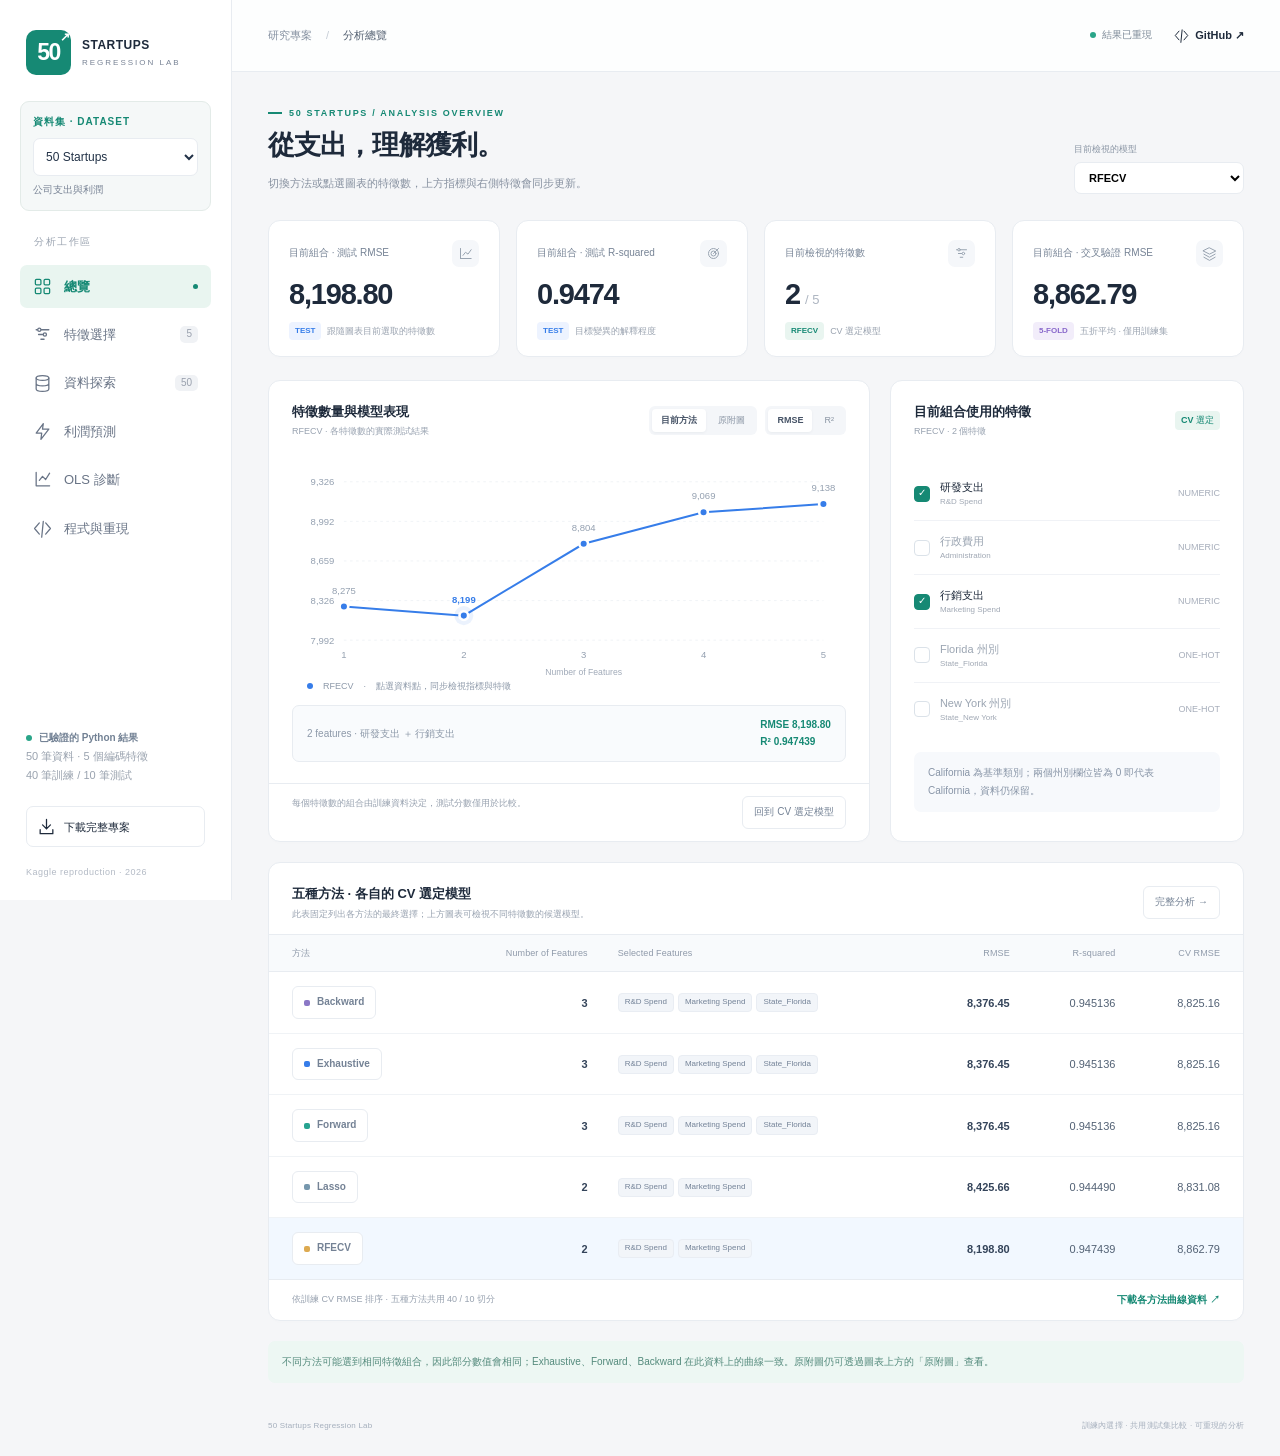
<file: index.html>
<!doctype html>
<html lang="zh-Hant">
<head>
  <meta charset="utf-8"><meta name="viewport" content="width=device-width, initial-scale=1">
  <meta name="description" content="切換 50 Startups、Life Expectancy 與 Boston Housing，探索資料、比較特徵選擇方法並互動預測。">
  <meta name="theme-color" content="#f5f6f8"><title>50 Startups · 迴歸分析實驗室</title>
  <link rel="stylesheet" href="styles.css?v=boston-v1">
  <script src="data.js" defer></script><script src="life-data.js" defer></script><script src="life-app.js" defer></script><script src="boston-data.js" defer></script><script src="boston-app.js" defer></script><script src="app.js?v=boston-v1" defer></script>
</head>
<body>
  <aside class="sidebar">
    <a class="brand" href="#overview"><span class="brand-mark">50<span>↗</span></span><span>STARTUPS<span class="brand-sub">REGRESSION LAB</span></span></a>
    <div class="dataset-switcher"><label for="dataset-select">資料集 · DATASET</label><select id="dataset-select"><option value="startups">50 Startups</option><option value="life">Life Expectancy（WHO）</option><option value="boston">Boston Housing</option></select><small id="dataset-description">公司支出與利潤</small></div><div class="sidebar-label">分析工作區</div>
    <nav aria-label="主導覽">
      <a href="#overview" data-page="overview"><i data-icon="overview"></i>總覽<span class="nav-dot"></span></a>
      <a href="#selection" data-page="selection"><i data-icon="selection"></i><span id="nav-selection-label">特徵選擇</span><span class="nav-count">5</span></a>
      <a href="#dataset" data-page="dataset"><i data-icon="dataset"></i>資料探索<span class="nav-count">50</span></a>
      <a href="#prediction" data-page="prediction"><i data-icon="prediction"></i><span id="nav-prediction-label">利潤預測</span></a>
      <a href="#diagnostics" data-page="diagnostics"><i data-icon="diagnostics"></i>OLS 診斷</a>
      <a href="#source" data-page="source"><i data-icon="source"></i>程式與重現</a>
    </nav>
    <div class="sidebar-bottom"><div class="data-status"><span></span>已驗證的 Python 結果</div><p>50 筆資料 · 5 個編碼特徵<br>40 筆訓練 / 10 筆測試</p><a href="assets/50_startups_project.zip" download class="download-project"><i data-icon="download"></i>下載完整專案</a><div class="sidebar-foot">Kaggle reproduction · 2026</div></div>
  </aside>
  <div class="workspace">
    <header class="topbar"><span class="breadcrumb">研究專案 <span>/</span> <b id="breadcrumb-title">分析總覽</b></span><div class="topbar-right"><span class="top-status"><span></span>結果已重現</span><a class="github-link" href="https://github.com/helen861230-ux/1012-top50-startup-pages" target="_blank" rel="noopener"><i data-icon="source"></i>GitHub ↗</a></div></header>
    <main id="app" tabindex="-1"></main>
    <footer class="footer"><span>50 Startups Regression Lab</span><span>訓練內選擇 · 共用測試集比較 · 可重現的分析</span></footer>
  </div>
  <div id="toast" class="toast" role="status" aria-live="polite"></div>
  <noscript><p>此分析網頁需要啟用 JavaScript。您也可以下載完整 Python 專案執行。</p></noscript>
</body>
</html>
</file>
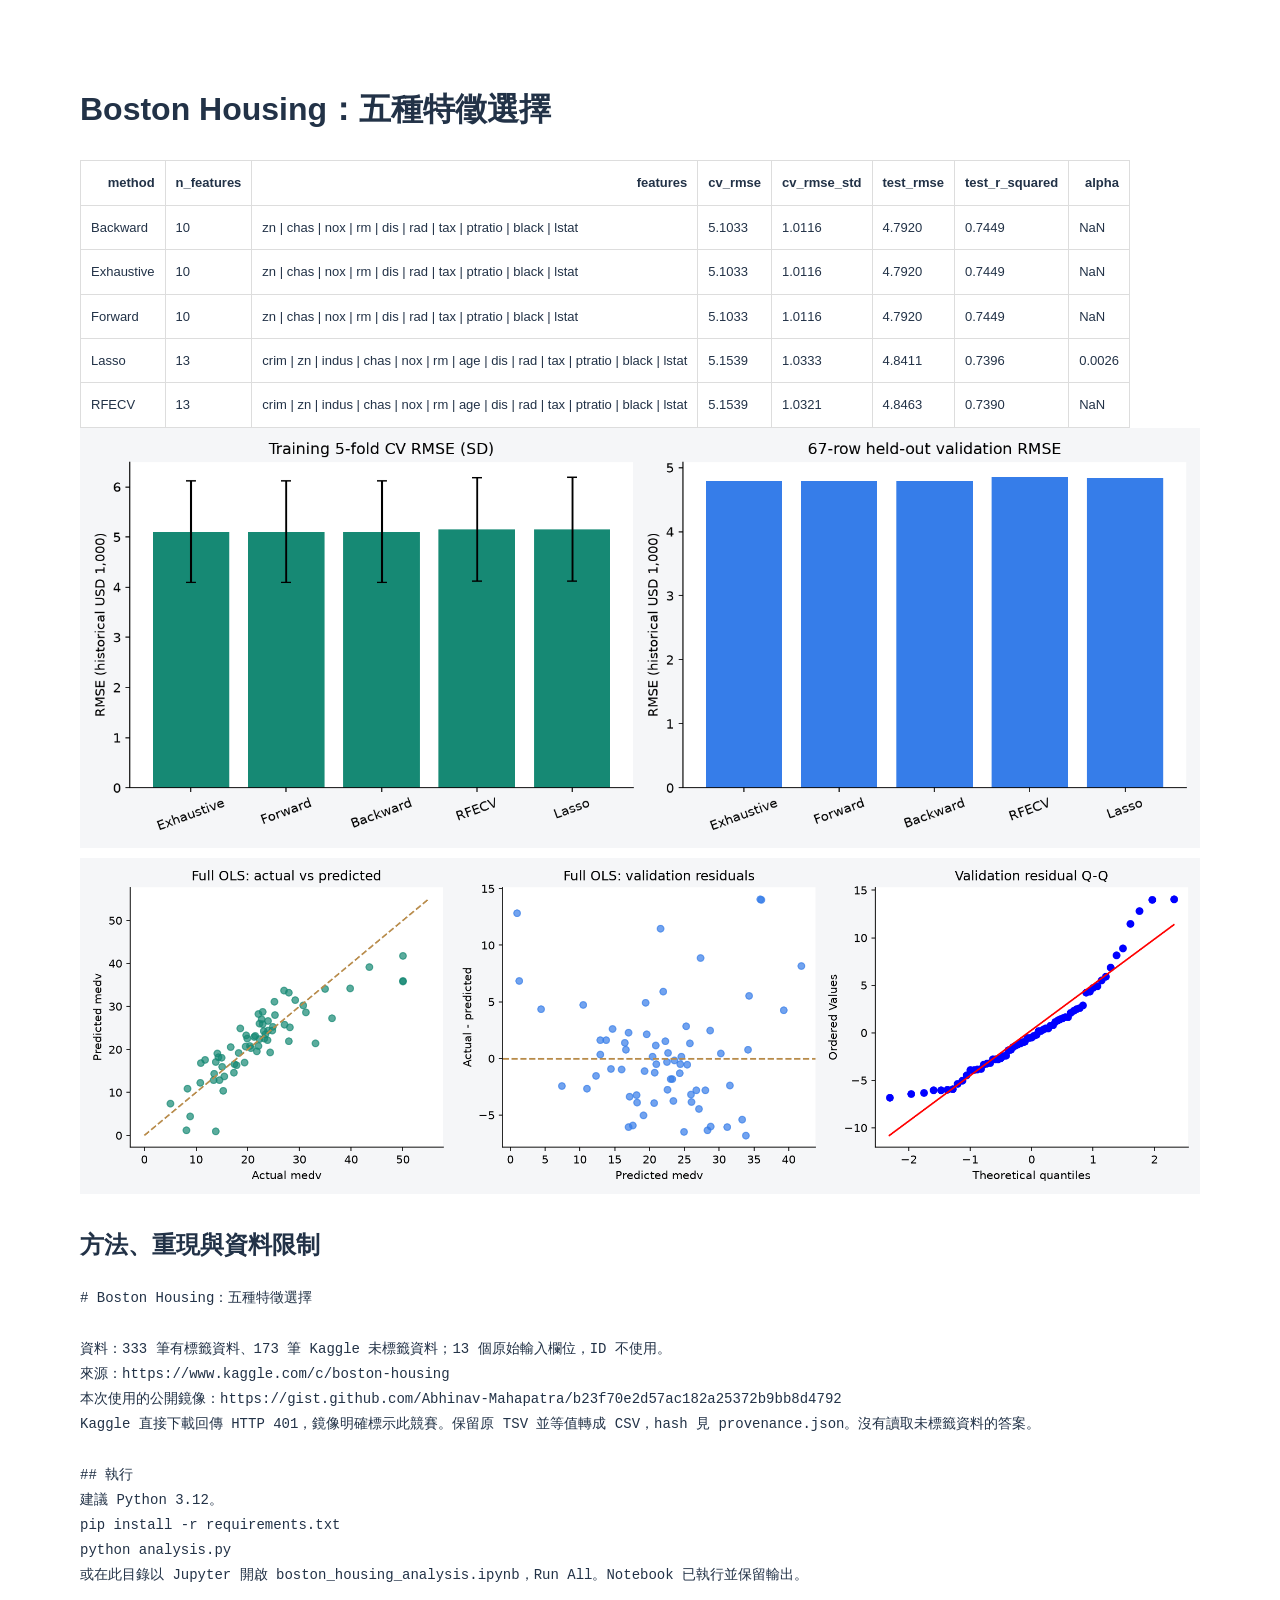
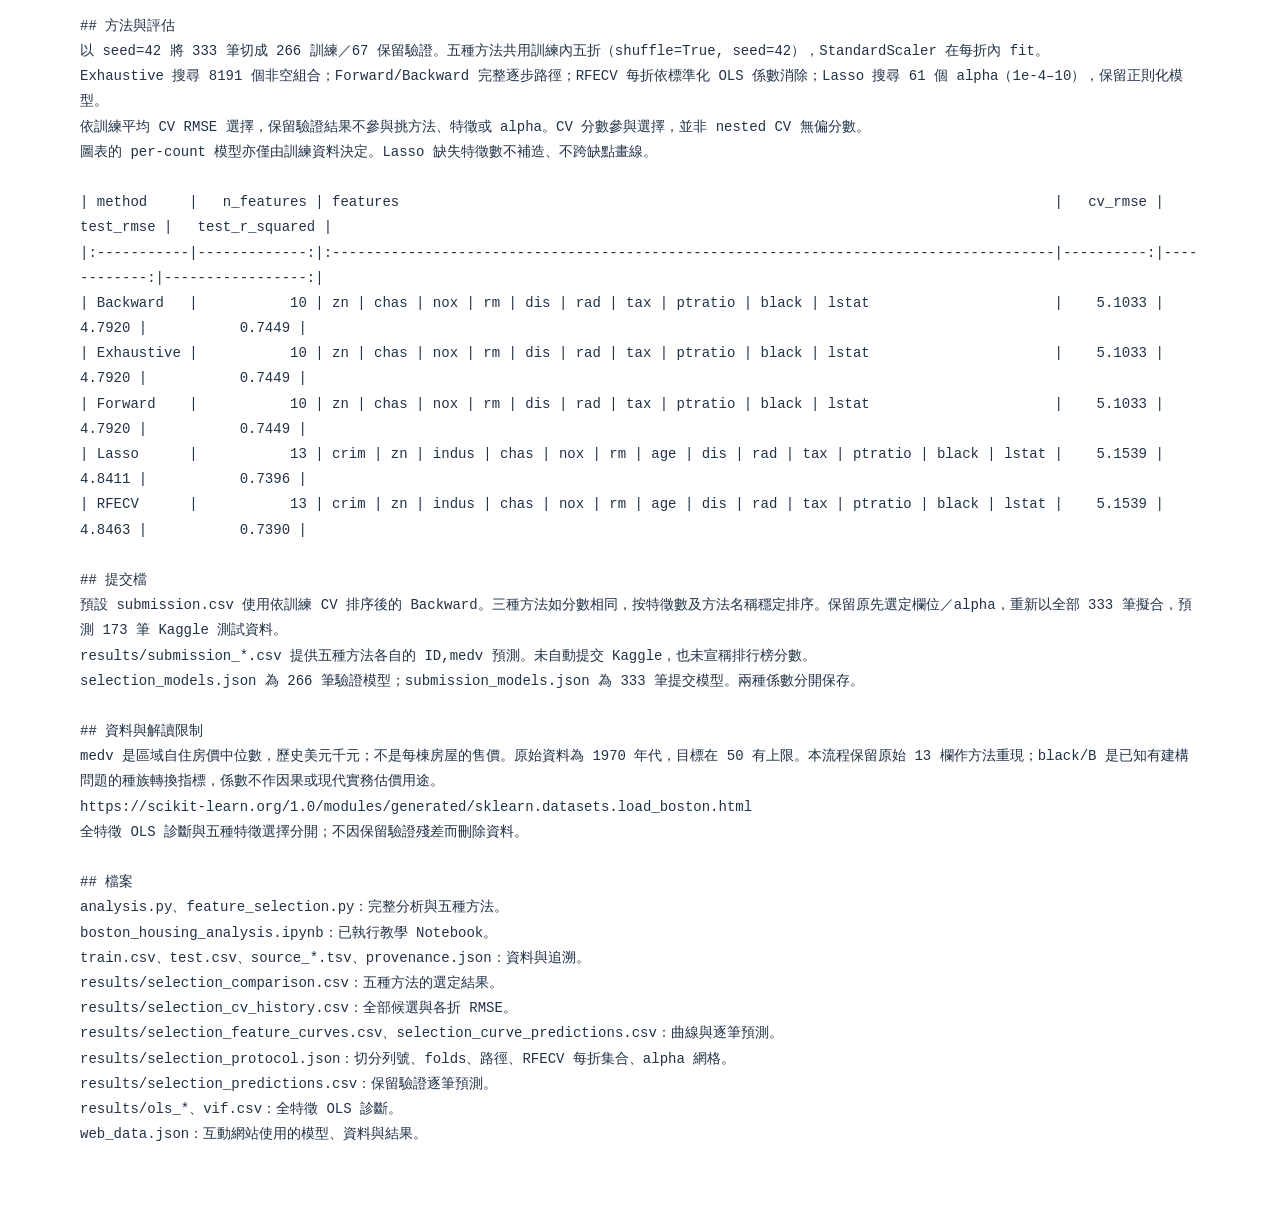
<file: assets/boston/analysis_report.html>
<!doctype html><html lang="zh-Hant"><meta charset="utf-8"><title>Boston Housing 分析</title><style>body{font:16px/1.8 -apple-system,sans-serif;max-width:1120px;margin:40px auto;padding:20px;color:#223247}pre{white-space:pre-wrap;overflow-wrap:anywhere;font:14px/1.8 monospace}table{border-collapse:collapse;font-size:13px}td,th{padding:10px;border:1px solid #ddd}</style><h1>Boston Housing：五種特徵選擇</h1><table border="1" class="dataframe">
  <thead>
    <tr style="text-align: right;">
      <th>method</th>
      <th>n_features</th>
      <th>features</th>
      <th>cv_rmse</th>
      <th>cv_rmse_std</th>
      <th>test_rmse</th>
      <th>test_r_squared</th>
      <th>alpha</th>
    </tr>
  </thead>
  <tbody>
    <tr>
      <td>Backward</td>
      <td>10</td>
      <td>zn | chas | nox | rm | dis | rad | tax | ptratio | black | lstat</td>
      <td>5.1033</td>
      <td>1.0116</td>
      <td>4.7920</td>
      <td>0.7449</td>
      <td>NaN</td>
    </tr>
    <tr>
      <td>Exhaustive</td>
      <td>10</td>
      <td>zn | chas | nox | rm | dis | rad | tax | ptratio | black | lstat</td>
      <td>5.1033</td>
      <td>1.0116</td>
      <td>4.7920</td>
      <td>0.7449</td>
      <td>NaN</td>
    </tr>
    <tr>
      <td>Forward</td>
      <td>10</td>
      <td>zn | chas | nox | rm | dis | rad | tax | ptratio | black | lstat</td>
      <td>5.1033</td>
      <td>1.0116</td>
      <td>4.7920</td>
      <td>0.7449</td>
      <td>NaN</td>
    </tr>
    <tr>
      <td>Lasso</td>
      <td>13</td>
      <td>crim | zn | indus | chas | nox | rm | age | dis | rad | tax | ptratio | black | lstat</td>
      <td>5.1539</td>
      <td>1.0333</td>
      <td>4.8411</td>
      <td>0.7396</td>
      <td>0.0026</td>
    </tr>
    <tr>
      <td>RFECV</td>
      <td>13</td>
      <td>crim | zn | indus | chas | nox | rm | age | dis | rad | tax | ptratio | black | lstat</td>
      <td>5.1539</td>
      <td>1.0321</td>
      <td>4.8463</td>
      <td>0.7390</td>
      <td>NaN</td>
    </tr>
  </tbody>
</table><img style="width:100%" src="[data-uri]"><img style="width:100%" src="[data-uri]"><h2>方法、重現與資料限制</h2><pre># Boston Housing：五種特徵選擇

資料：333 筆有標籤資料、173 筆 Kaggle 未標籤資料；13 個原始輸入欄位，ID 不使用。
來源：https://www.kaggle.com/c/boston-housing
本次使用的公開鏡像：https://gist.github.com/Abhinav-Mahapatra/b23f70e2d57ac182a25372b9bb8d4792
Kaggle 直接下載回傳 HTTP 401，鏡像明確標示此競賽。保留原 TSV 並等值轉成 CSV，hash 見 provenance.json。沒有讀取未標籤資料的答案。

## 執行
建議 Python 3.12。
pip install -r requirements.txt
python analysis.py
或在此目錄以 Jupyter 開啟 boston_housing_analysis.ipynb，Run All。Notebook 已執行並保留輸出。

## 方法與評估
以 seed=42 將 333 筆切成 266 訓練／67 保留驗證。五種方法共用訓練內五折（shuffle=True, seed=42），StandardScaler 在每折內 fit。
Exhaustive 搜尋 8191 個非空組合；Forward/Backward 完整逐步路徑；RFECV 每折依標準化 OLS 係數消除；Lasso 搜尋 61 個 alpha（1e-4–10），保留正則化模型。
依訓練平均 CV RMSE 選擇，保留驗證結果不參與挑方法、特徵或 alpha。CV 分數參與選擇，並非 nested CV 無偏分數。
圖表的 per-count 模型亦僅由訓練資料決定。Lasso 缺失特徵數不補造、不跨缺點畫線。

| method     |   n_features | features                                                                              |   cv_rmse |   test_rmse |   test_r_squared |
|:-----------|-------------:|:--------------------------------------------------------------------------------------|----------:|------------:|-----------------:|
| Backward   |           10 | zn | chas | nox | rm | dis | rad | tax | ptratio | black | lstat                      |    5.1033 |      4.7920 |           0.7449 |
| Exhaustive |           10 | zn | chas | nox | rm | dis | rad | tax | ptratio | black | lstat                      |    5.1033 |      4.7920 |           0.7449 |
| Forward    |           10 | zn | chas | nox | rm | dis | rad | tax | ptratio | black | lstat                      |    5.1033 |      4.7920 |           0.7449 |
| Lasso      |           13 | crim | zn | indus | chas | nox | rm | age | dis | rad | tax | ptratio | black | lstat |    5.1539 |      4.8411 |           0.7396 |
| RFECV      |           13 | crim | zn | indus | chas | nox | rm | age | dis | rad | tax | ptratio | black | lstat |    5.1539 |      4.8463 |           0.7390 |

## 提交檔
預設 submission.csv 使用依訓練 CV 排序後的 Backward。三種方法如分數相同，按特徵數及方法名稱穩定排序。保留原先選定欄位／alpha，重新以全部 333 筆擬合，預測 173 筆 Kaggle 測試資料。
results/submission_*.csv 提供五種方法各自的 ID,medv 預測。未自動提交 Kaggle，也未宣稱排行榜分數。
selection_models.json 為 266 筆驗證模型；submission_models.json 為 333 筆提交模型。兩種係數分開保存。

## 資料與解讀限制
medv 是區域自住房價中位數，歷史美元千元；不是每棟房屋的售價。原始資料為 1970 年代，目標在 50 有上限。本流程保留原始 13 欄作方法重現；black/B 是已知有建構問題的種族轉換指標，係數不作因果或現代實務估價用途。
https://scikit-learn.org/1.0/modules/generated/sklearn.datasets.load_boston.html
全特徵 OLS 診斷與五種特徵選擇分開；不因保留驗證殘差而刪除資料。

## 檔案
analysis.py、feature_selection.py：完整分析與五種方法。
boston_housing_analysis.ipynb：已執行教學 Notebook。
train.csv、test.csv、source_*.tsv、provenance.json：資料與追溯。
results/selection_comparison.csv：五種方法的選定結果。
results/selection_cv_history.csv：全部候選與各折 RMSE。
results/selection_feature_curves.csv、selection_curve_predictions.csv：曲線與逐筆預測。
results/selection_protocol.json：切分列號、folds、路徑、RFECV 每折集合、alpha 網格。
results/selection_predictions.csv：保留驗證逐筆預測。
results/ols_*、vif.csv：全特徵 OLS 診斷。
web_data.json：互動網站使用的模型、資料與結果。
</pre></html>
</file>
<file: styles.css>
:root{--bg:#f5f6f8;--surface:#fff;--ink:#1e2a3b;--muted:#778294;--line:#e8ecf1;--teal:#168974;--teal-light:#e9f5f0;--blue:#367de9;--blue-light:#edf3ff;--purple:#8968cb;--shadow:0 2px 4px #23355402;--radius:12px}*{box-sizing:border-box}body{margin:0;background:var(--bg);color:var(--ink);font-family:Inter,-apple-system,BlinkMacSystemFont,"Segoe UI","Noto Sans TC",Arial,sans-serif;font-size:14px;line-height:1.65}a{color:inherit;text-decoration:none}button,input,select,textarea{font:inherit}button,a,input,select,summary{outline-offset:4px}button{cursor:pointer}button:disabled{cursor:not-allowed;opacity:.4}button,input,select{border:1px solid var(--line);border-radius:7px}button{background:white;color:var(--ink);padding:8px 13px}button:hover{background:#f3f5f8}svg{vertical-align:middle}i[data-icon]{display:inline-flex}i[data-icon] svg{width:19px;height:19px;stroke:currentColor;fill:none;stroke-width:1.6;stroke-linecap:round;stroke-linejoin:round}.sidebar{position:fixed;inset:0 auto 0 0;width:232px;background:#fff;border-right:1px solid var(--line);padding:30px 20px 20px;display:flex;flex-direction:column;z-index:10}.brand{display:flex;align-items:center;gap:11px;font-size:15px;letter-spacing:1.1px;font-weight:750;padding:0 6px}.brand-mark{background:#168974;color:#fff;border-radius:10px;width:45px;height:45px;display:flex;align-items:center;justify-content:center;font-size:23px;letter-spacing:-1.5px;position:relative}.brand-mark>span{font-size:12px;position:absolute;top:1px;right:3px;line-height:1}.brand-sub{display:block;font-size:8px;letter-spacing:2px;font-weight:500;color:var(--muted);margin-top:1px}.sidebar-label{font-size:10px;letter-spacing:1.5px;color:#9aa3b0;margin:43px 14px 14px}.sidebar nav{display:flex;flex-direction:column;gap:5px}.sidebar nav a{display:flex;align-items:center;gap:12px;padding:11px 13px;color:#697486;font-size:13px;border-radius:7px}.sidebar nav a:hover{background:#f5f7f8}.sidebar nav a.active{background:var(--teal-light);color:var(--teal);font-weight:650}.nav-count{margin-left:auto;font-size:10px;background:#f0f2f5;border-radius:5px;padding:0 6px;color:#9aa1ae}.nav-dot{display:none;width:5px;height:5px;border-radius:50%;background:var(--teal);margin-left:auto}.active .nav-dot{display:block}.sidebar-bottom{margin-top:auto;padding:24px 6px 0}.data-status{font-size:10px;font-weight:650;color:#728194;display:flex;align-items:center;gap:7px}.data-status>span,.top-status>span{height:6px;width:6px;border-radius:50%;background:#2aa589;display:inline-block}.sidebar-bottom p{font-size:11px;color:#9aa3af;line-height:1.8}.download-project{display:flex;gap:8px;align-items:center;margin-top:20px;padding:10px;border:1px solid var(--line);border-radius:7px;font-size:11px}.download-project:hover{background:#f5f7fa}.sidebar-foot{font-size:9px;color:#b3bac5;margin-top:18px;letter-spacing:.5px}.workspace{margin-left:232px}.topbar{height:72px;background:#ffffffd9;border-bottom:1px solid var(--line);padding:0 36px;display:flex;align-items:center;justify-content:space-between;gap:10px}.breadcrumb{font-size:11px;color:#8792a2;display:flex;gap:14px;align-items:center}.breadcrumb>span{color:#c5ccd5}.breadcrumb b{font-weight:500;color:#536071}.topbar-right{display:flex;align-items:center;gap:22px}.top-status{color:#7d8a98;font-size:10px;display:flex;gap:6px;align-items:center}.github-link{display:flex;align-items:center;gap:6px;font-size:11px;font-weight:600}.github-link i svg{width:15px;height:15px}main{max-width:1470px;margin:auto;padding:34px 36px 24px;min-height:calc(100vh - 130px)}.page-heading{display:flex;align-items:flex-end;justify-content:space-between;gap:20px;margin-bottom:26px}.eyebrow{display:flex;gap:7px;align-items:center;text-transform:uppercase;font-size:9px;letter-spacing:1.7px;font-weight:700;color:var(--teal);margin-bottom:6px}.eyebrow::before{content:'';width:14px;height:2px;background:var(--teal)}h1{font-size:27px;line-height:1.4;letter-spacing:-.9px;font-weight:700;margin:0 0 8px}p{margin:0}.page-subtitle{color:#8791a0;font-size:11px;line-height:1.9}.view-selector{flex-shrink:0;min-width:170px}.view-selector>label{font-size:9px;display:block;color:#8a95a4;margin-bottom:5px}.view-selector select{width:100%;padding:8px 32px 8px 10px;background:white;font-size:11px;font-weight:600}.stat-grid{display:grid;grid-template-columns:repeat(4,minmax(0,1fr));gap:16px;margin-bottom:23px}.stat-card{border:1px solid var(--line);background:#fff;border-radius:var(--radius);padding:19px 20px 16px;box-shadow:var(--shadow);position:relative;overflow:hidden}.stat-head{display:flex;align-items:center;justify-content:space-between;font-size:10px;color:#778496}.stat-icon{display:inline-flex;align-items:center;justify-content:center;width:27px;height:27px;background:#f5f7fa;border-radius:7px;color:#99a4b1}.stat-icon svg{width:15px;height:15px}.stat-value{font-size:29px;font-weight:650;letter-spacing:-1.2px;margin:4px 0 4px;font-variant-numeric:tabular-nums}.stat-value small{font-size:13px;color:#adb5c1;letter-spacing:0;font-weight:400;margin-left:5px}.stat-foot{font-size:9px;display:flex;gap:6px;align-items:center;color:#99a2af}.stat-foot .pill{font-size:8px}.pill{display:inline-block;border-radius:4px;padding:2px 6px;font-size:9px;color:var(--teal);background:var(--teal-light);white-space:nowrap;font-weight:550}.pill.blue{background:var(--blue-light);color:var(--blue)}.pill.purple{background:#f2edfa;color:var(--purple)}.pill.gray{background:#f2f4f7;color:#8b94a1}.two-col{display:grid;grid-template-columns:minmax(0,1.7fr) minmax(280px,1fr);gap:20px}.card{background:var(--surface);border:1px solid var(--line);border-radius:var(--radius);box-shadow:var(--shadow);min-width:0;margin-bottom:20px;overflow:hidden}.card-head{display:flex;align-items:center;justify-content:space-between;gap:12px;padding:21px 23px 12px}.card-title{font-size:13px;font-weight:650;line-height:1.6}.card-subtitle{font-size:9px;color:#98a2b0;margin-top:2px}.card-body{padding:10px 23px 21px}.card-footer{border-top:1px solid var(--line);padding:12px 23px;font-size:9px;color:#97a1af;display:flex;justify-content:space-between;gap:10px}.segmented{display:flex;background:#f4f6f9;padding:3px;border-radius:6px;gap:3px}.segmented button{border:none;background:transparent;padding:4px 9px;border-radius:4px;font-size:9px;color:#8b96a5}.segmented button.active{background:#fff;color:#465366;box-shadow:0 1px 3px #1525360d;font-weight:600}.chart{width:100%;height:auto;display:block;overflow:visible}.chart text{font-family:inherit;font-size:11px;fill:#94a0b0}.chart .axis-label{font-size:10px;fill:#a0aab8}.chart .grid{stroke:#eef1f5;stroke-width:1;stroke-dasharray:3 4}.chart .chart-value{font-weight:650;fill:var(--blue);font-size:11px}.chart .chart-line{fill:none;stroke:var(--blue);stroke-width:2.3}.chart .dot{stroke:white;stroke-width:3;fill:var(--blue)}.chart-point{cursor:pointer}.chart-point:hover .dot{r:6.5}.chart-note{display:flex;gap:10px;align-items:center;font-size:9px;color:#8d99a9;margin:1px 0 0 15px}.legend-dot{display:inline-block;height:6px;width:6px;border-radius:50%;background:var(--blue)}.feature-list{margin:6px 0 16px}.feature-row{display:flex;align-items:center;gap:10px;padding:11px 0;border-bottom:1px solid #f0f2f6;font-size:11px}.feature-row:last-child{border-bottom:0}.feature-row .check{border:1px solid #dbe2e9;width:16px;height:16px;border-radius:4px;display:inline-flex;align-items:center;justify-content:center;flex-shrink:0;color:transparent;font-size:10px}.feature-row.selected .check{background:var(--teal);border-color:var(--teal);color:white}.feature-name small{display:block;font-size:8px;line-height:1.6;color:#a0a8b4}.feature-row .feature-type{margin-left:auto;color:#a6adba;font-size:9px}.feature-row.muted{color:#9ba5b2}.tip{padding:12px 14px;background:#f7f9fc;border-radius:7px;font-size:10px;line-height:1.8;color:#8895a7}.tip.teal{background:#edf7f3;color:#558b7d}.tip i{margin-right:4px}.small-link{color:var(--teal);font-size:10px;font-weight:650;white-space:nowrap}.table-wrap{overflow:auto}table{border-collapse:collapse;width:100%;white-space:nowrap}th{text-align:left;font-weight:500;background:#f8fafc;color:#8f9aaa;font-size:9px;letter-spacing:.1px;padding:11px 15px;border-top:1px solid var(--line);border-bottom:1px solid var(--line)}td{padding:14px 15px;border-bottom:1px solid #f0f3f6;font-size:11px;color:#526174;font-variant-numeric:tabular-nums}tbody tr:last-child td{border-bottom:0}tbody tr:hover{background:#fbfcfe}th:first-child,td:first-child{padding-left:23px}th:last-child,td:last-child{padding-right:23px}td.numeric,th.numeric{text-align:right}td.strong{font-weight:650;color:#34445a}.table-features{display:flex;flex-wrap:wrap;gap:4px;max-width:430px;white-space:normal}.chip{background:#f2f5f9;color:#738297;border:1px solid #e9edf3;border-radius:4px;display:inline-block;padding:2px 6px;font-size:8px;line-height:1.6}.chip.selected{background:var(--teal-light);border-color:#d5ece2;color:#367e6e}.row-active{background:#f2f8ff!important}.method-badge{display:inline-flex;gap:7px;align-items:center;font-weight:600}.method-dot{width:6px;height:6px;display:inline-block;border-radius:2px}.toolbar{display:flex;align-items:center;gap:8px;flex-wrap:wrap}.button{display:inline-flex;align-items:center;justify-content:center;gap:6px;padding:7px 11px;border:1px solid var(--line);border-radius:6px;font-size:10px;background:white;color:#748295}.button i svg{width:13px;height:13px}.button:hover{background:#f4f7fa}.button.primary{background:var(--teal);border-color:var(--teal);color:white}.button.primary:hover{background:#0e7764}.button.dark{background:#25344a;border-color:#25344a;color:#fff}.text-muted{color:var(--muted)}.content-note{font-size:10px;line-height:1.9;color:#91a0b0;margin:8px 1px 20px}.method-cards{display:grid;grid-template-columns:repeat(5,minmax(0,1fr));gap:12px;margin-bottom:22px}.method-card{background:#fff;border:1px solid var(--line);border-radius:9px;text-align:left;padding:16px 14px;display:flex;flex-direction:column;gap:6px}.method-card.active{border-color:var(--teal);background:#f5fbf8;box-shadow:0 0 0 1px var(--teal)}.method-card>span:first-child{font-size:11px;font-weight:650}.method-card small{color:#99a4b2;font-size:9px}.method-card strong{font-size:20px;letter-spacing:-.5px;font-weight:600}.form-grid{display:grid;grid-template-columns:1fr 1fr;gap:18px}.field label{display:block;font-size:11px;color:#718196;margin-bottom:7px}.field input[type=number],.field select{display:block;width:100%;padding:10px 12px;background:white;min-height:43px;color:#34455b}.field input[type=range]{width:100%;accent-color:var(--teal);margin-top:12px}.field small{display:block;font-size:9px;color:#a0aab8;margin-top:3px}.field.inactive{opacity:.55}.prediction-result{background:#1f3540;color:white;border-radius:11px;padding:26px}.prediction-result .eyebrow{color:#8ec8b6}.prediction-result .eyebrow::before{background:#8ec8b6}.prediction-value{font-size:40px;font-weight:600;letter-spacing:-1.8px;line-height:1.4;margin:10px 0 4px;font-variant-numeric:tabular-nums}.prediction-result .sub{font-size:10px;color:#9db5bc}.prediction-result hr{border:0;border-top:1px solid #ffffff18;margin:22px 0}.prediction-result .feature-result{color:#c9dfda;font-size:10px;line-height:1.9}.model-comparison-list>div{display:flex;justify-content:space-between;align-items:center;border-bottom:1px solid var(--line);padding:12px 0;font-size:11px}.model-comparison-list>div:last-child{border:0}.filters{display:flex;align-items:center;gap:12px;flex-wrap:wrap}.filters label{font-size:10px;color:#8190a3;display:flex;align-items:center;gap:7px}.filters input[type=search],.filters select{padding:7px 10px;background:white;font-size:10px;min-width:130px}.filters input[type=checkbox]{accent-color:var(--teal)}.data-footer{display:flex;justify-content:space-between;align-items:center;font-size:10px;color:#94a0b1;padding:14px 23px;border-top:1px solid var(--line)}.pagination{display:flex;gap:7px}.pagination button{padding:4px 10px;font-size:11px}.markdown-panel{padding:18px 23px;background:#f7f9fc;border-top:1px solid var(--line)}pre{margin:0;white-space:pre;overflow:auto;font-size:11px;line-height:1.8;color:#63728a;font-family:"SFMono-Regular",Consolas,monospace;tab-size:4}.markdown-panel pre{max-height:330px}.code-block{background:#182638;padding:24px;border-radius:0 0 10px 10px}.code-block pre{color:#c0cfde;font-size:10px;max-height:600px}.code-tabs{display:flex;gap:3px;overflow:auto}.code-tabs button{background:#f5f7fa;border:0;font-size:10px;color:#8c97a7}.code-tabs button.active{background:var(--blue-light);color:var(--blue)}details{padding:16px 22px;border-top:1px solid var(--line)}summary{font-size:11px;color:#63758a;cursor:pointer}details pre{margin-top:15px;max-height:480px}.diagnostic-image{width:100%;display:block;height:auto}.workflow{display:grid;grid-template-columns:repeat(5,1fr);gap:0;padding:18px 0}.workflow-step{padding:0 16px;border-right:1px solid var(--line)}.workflow-step:last-child{border:0}.workflow-step .step-number{width:24px;height:24px;border-radius:50%;background:var(--teal-light);color:var(--teal);display:inline-flex;align-items:center;justify-content:center;font-size:10px;font-weight:650;margin-bottom:10px}.workflow-step strong{display:block;font-size:11px}.workflow-step p{font-size:9px;color:#99a4b3;margin-top:4px}.download-grid{display:flex;gap:10px;flex-wrap:wrap}.footer{padding:12px 36px 23px;display:flex;justify-content:space-between;font-size:8px;color:#a4aebc;letter-spacing:.2px;gap:20px}.toast{position:fixed;bottom:25px;left:calc(50% + 100px);transform:translateX(-50%) translateY(20px);background:#203d37;color:#fff;border-radius:8px;padding:12px 20px;box-shadow:0 4px 20px #182d3530;font-size:12px;opacity:0;pointer-events:none;transition:opacity .2s,transform .2s;z-index:100;max-width:90vw}.toast.visible{opacity:1;transform:translateX(-50%) translateY(0)}.empty{padding:45px;text-align:center;color:#94a1b1;font-size:12px}.sr-only{position:absolute;width:1px;height:1px;overflow:hidden;clip:rect(0,0,0,0)}.fine-print{font-size:9px;color:#a0aabb;margin-top:16px;line-height:1.9}.underlined{border-bottom:1px solid #cdd8df}.source-links{display:flex;gap:20px;font-size:10px;color:var(--teal);flex-wrap:wrap;margin-top:15px}.numeric-label{font-variant-numeric:tabular-nums}.metric-top{color:var(--teal);font-weight:650}.feature-inspector{background:#f9fbfd;border:1px solid var(--line);border-radius:7px;margin-top:12px;padding:11px 14px;font-size:10px;color:#8d99a9;display:flex;justify-content:space-between;gap:10px;align-items:center}
@media(min-width:1500px){main{padding-top:40px}.stat-card{padding:23px}.stat-value{font-size:34px}.two-col{grid-template-columns:1.75fr 1fr}}
@media(max-width:1100px){.sidebar{width:200px;padding-left:15px;padding-right:15px}.workspace{margin-left:200px}main{padding:26px 24px}.topbar{padding:0 24px}.two-col{grid-template-columns:minmax(0,1.4fr) minmax(250px,1fr);gap:16px}.stat-grid{gap:12px}.stat-card{padding:15px}.stat-value{font-size:25px}.card-head{padding-left:18px;padding-right:18px}.card-body{padding-left:18px;padding-right:18px}.page-heading{gap:10px}.method-cards{gap:9px}.method-card{padding:12px 10px}.method-card>span:first-child{font-size:10px}.prediction-value{font-size:33px}}
@media(max-width:850px){.sidebar{width:178px;padding-left:12px;padding-right:12px}.workspace{margin-left:178px}.brand{gap:8px;font-size:12px}.brand-mark{width:36px;height:36px;font-size:20px}.brand-sub{font-size:7px;letter-spacing:1px}.sidebar nav a{font-size:11px;padding:10px;gap:8px}.two-col{grid-template-columns:1fr}.stat-grid{grid-template-columns:repeat(2,1fr)}.page-heading{align-items:flex-start}h1{font-size:25px}.method-cards{grid-template-columns:repeat(3,1fr)}.form-grid{gap:14px}.workflow{grid-template-columns:repeat(3,1fr);gap:20px}.workflow-step{border:0}.footer{padding-left:24px;padding-right:24px}.footer>span:last-child{display:none}}
@media(max-width:600px){.sidebar{position:static;width:100%;padding:14px 16px 0;border-bottom:1px solid var(--line);border-right:0}.brand{gap:9px;padding:0 3px}.brand-mark{width:32px;height:32px;font-size:19px}.brand-sub{display:none}.brand{font-size:13px}.sidebar-label,.sidebar-bottom{display:none}.sidebar nav{flex-direction:row;overflow:auto;margin-top:14px;gap:7px}.sidebar nav a{flex-shrink:0;font-size:10px;padding:9px 8px;border-radius:7px 7px 0 0;gap:6px}.sidebar nav i svg{width:14px;height:14px}.nav-count,.nav-dot{display:none!important}.workspace{margin-left:0}.topbar{height:48px;padding:0 18px}.top-status{display:none}.breadcrumb{font-size:9px;gap:9px}.github-link{font-size:10px}main{padding:22px 16px 15px}.page-heading{flex-wrap:wrap;margin-bottom:19px;gap:13px}.eyebrow{font-size:8px}h1{font-size:25px}.page-subtitle{font-size:10px}.view-selector{min-width:0;width:150px}.stat-grid{gap:10px;margin-bottom:16px}.stat-card{padding:13px 14px}.stat-value{font-size:25px}.stat-foot{font-size:8px}.stat-head{font-size:9px}.stat-icon{width:23px;height:23px}.stat-icon svg{width:13px;height:13px}.two-col{gap:0}.card{margin-bottom:16px}.card-head{padding:17px 16px 10px;flex-wrap:wrap}.card-body{padding:8px 16px 18px}.card-title{font-size:12px}.card-subtitle{font-size:8px}.card-footer{padding:10px 16px;font-size:8px}.method-cards{grid-template-columns:repeat(2,1fr)}.method-cards .method-card:last-child{grid-column:span 2}.form-grid{grid-template-columns:1fr}.prediction-result{padding:22px}.prediction-value{font-size:37px}.filters{gap:8px}.filters input[type=search]{min-width:110px;width:140px}.filters select{min-width:110px;max-width:180px}th:first-child,td:first-child{padding-left:16px}th:last-child,td:last-child{padding-right:16px}td{padding:11px 12px;font-size:10px}.table-features{max-width:230px}.toolbar{gap:6px}.button{padding:6px 8px;font-size:9px}.feature-inspector{flex-direction:column;align-items:flex-start;gap:5px}.workflow{grid-template-columns:1fr 1fr}.workflow-step{padding:0 8px}.footer{padding:5px 16px 20px}.toast{left:50%;font-size:11px}.content-note{font-size:9px}.code-tabs button{font-size:9px;padding:7px}.source-links{gap:12px}}
@media(prefers-reduced-motion:reduce){*{scroll-behavior:auto!important;transition:none!important}}

.ui-icon{stroke:currentColor;fill:none;stroke-width:1.6;stroke-linecap:round;stroke-linejoin:round}
@media(max-width:600px){.sidebar{position:sticky;top:0;background:white}}

/* Dataset selector: retained across every analysis page. */
.dataset-switcher{margin:26px 0 0;padding:12px;background:#f5f8f8;border:1px solid #e3ebe8;border-radius:9px}.dataset-switcher label{display:block;font-size:10px;font-weight:700;letter-spacing:1px;color:#168974;margin-bottom:7px}.dataset-switcher select{width:100%;min-height:38px;background:white;padding:7px 8px;color:#223247;font-size:12px}.dataset-switcher small{display:block;font-size:10px;color:#778294;margin-top:6px}.sidebar-label{margin-top:23px}.brand{font-size:12px;letter-spacing:.5px}.view-selector select{max-width:250px}.life-fields{margin-top:22px}.life-fields small{overflow-wrap:anywhere}.life-fields input{width:100%}.card details{margin-top:12px}.model-comparison-list{margin-top:12px}.table-wrap{max-width:100%}.prediction-value{font-size:38px}.page-subtitle{max-width:820px}
@media(max-width:800px){.dataset-switcher{margin:12px 0}.sidebar{height:auto}.sidebar-label{display:none}.life-fields{grid-template-columns:1fr}.brand{font-size:13px}}

/* Boston Housing uses the same analysis cards and responsive navigation. */
[data-b-count]{cursor:pointer}[data-b-count]:focus circle{stroke:#142b43;stroke-width:2}.card details summary{cursor:pointer;color:#168974;font-weight:600}.view-selector select{min-width:160px}.code-block{white-space:pre-wrap;overflow-wrap:anywhere}
</file>
